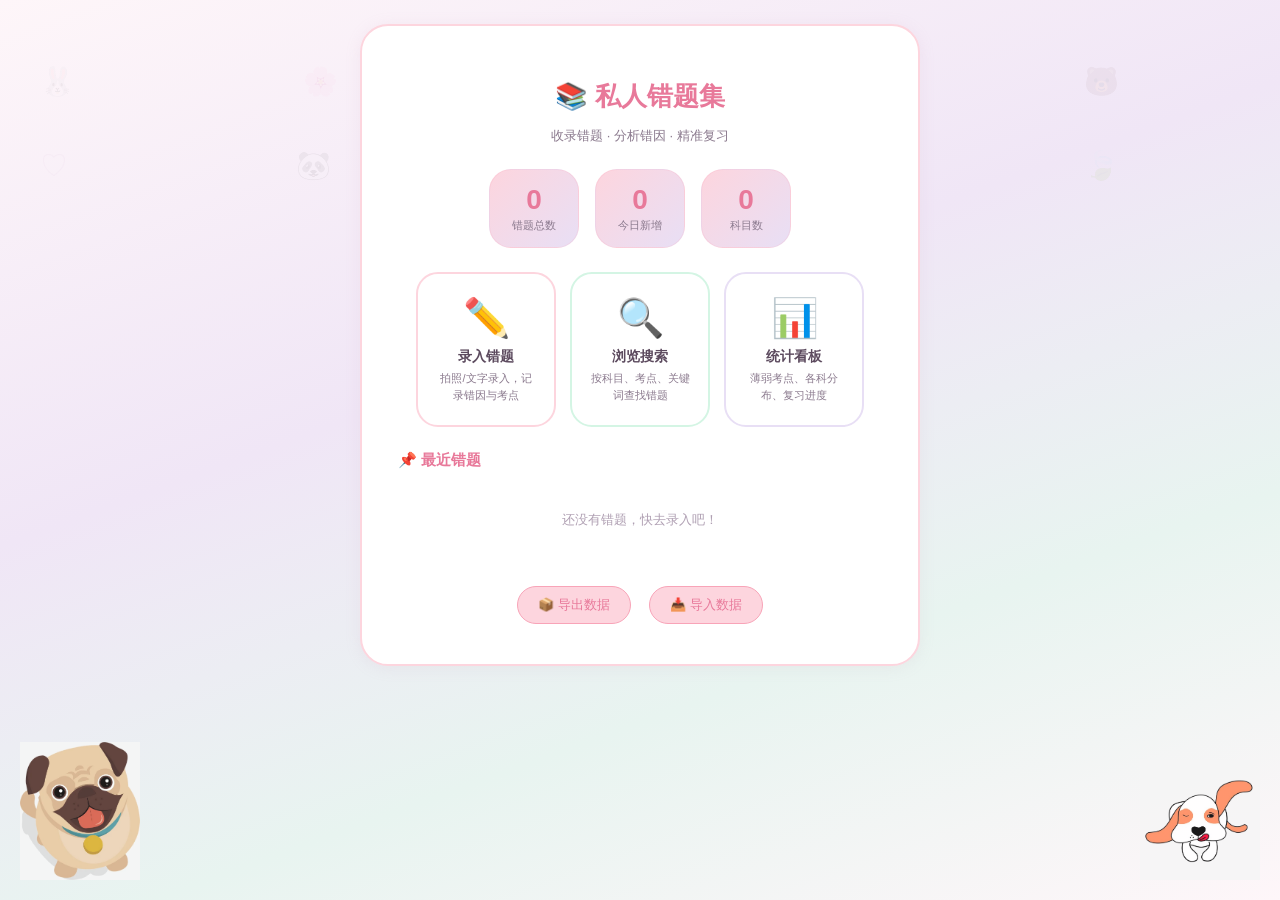
<file: index.html>
<!DOCTYPE html>
<html lang="zh-CN">
<head>
    <meta charset="UTF-8">
    <meta name="viewport" content="width=device-width, initial-scale=1.0">
    <title>私人错题集</title>
    <link rel="stylesheet" href="css/style.css">
    <!-- PWA 配置 -->
    <link rel="manifest" href="manifest.json">
    <meta name="theme-color" content="#f8a4b8">
    <meta name="apple-mobile-web-app-capable" content="yes">
    <meta name="apple-mobile-web-app-status-bar-style" content="default">
    <meta name="apple-mobile-web-app-title" content="错题集">
    <link rel="apple-touch-icon" sizes="180x180" href="static/icons/icon-180.png">
</head>
<body>
    <div class="container">
        <h1>📚 私人错题集</h1>
        <p class="subtitle">收录错题 · 分析错因 · 精准复习</p>

        <!-- 快捷统计 -->
        <div class="quick-stats" id="quickStats">
            <div class="quick-stat">
                <span class="quick-stat-num" id="totalCount">0</span>
                <span class="quick-stat-label">错题总数</span>
            </div>
            <div class="quick-stat">
                <span class="quick-stat-num" id="todayCount">0</span>
                <span class="quick-stat-label">今日新增</span>
            </div>
            <div class="quick-stat">
                <span class="quick-stat-num" id="subjectCount">0</span>
                <span class="quick-stat-label">科目数</span>
            </div>
        </div>

        <!-- 功能卡片区域 -->
        <div class="features">
            <div class="feature-card" data-page="share.html">
                <div class="feature-icon">✏️</div>
                <h3>录入错题</h3>
                <p>拍照/文字录入，记录错因与考点</p>
            </div>
            <div class="feature-card" data-page="search.html">
                <div class="feature-icon">🔍</div>
                <h3>浏览搜索</h3>
                <p>按科目、考点、关键词查找错题</p>
            </div>
            <div class="feature-card" data-page="stats.html">
                <div class="feature-icon">📊</div>
                <h3>统计看板</h3>
                <p>薄弱考点、各科分布、复习进度</p>
            </div>
        </div>

        <!-- 最近错题预览 -->
        <div class="recent-section">
            <h3>📌 最近错题</h3>
            <div id="recentErrors" class="recent-list">
                <p class="tip">还没有错题，快去录入吧！</p>
            </div>
        </div>

        <!-- 数据管理 -->
        <div class="data-actions">
            <button class="btn-secondary" id="exportBtn">📦 导出数据</button>
            <button class="btn-secondary" id="importBtn">📥 导入数据</button>
            <input type="file" id="importFile" accept=".json" style="display:none">
        </div>
    </div>

    <!-- 可爱的小狗装饰 -->
    <img src="static/dogs/dog1.png" alt="cute dog" class="dog-decoration dog-bottom-right">
    <img src="static/dogs/dog3.png" alt="cute dog" class="dog-decoration dog-bottom-left">

    <script src="js/main.js"></script>
    
    <!-- 注册 Service Worker -->
    <script>
    if ('serviceWorker' in navigator) {
        navigator.serviceWorker.register('sw.js')
            .then(reg => console.log('Service Worker 注册成功'))
            .catch(err => console.log('Service Worker 注册失败', err));
    }
    </script>
</body>
</html>
</file>
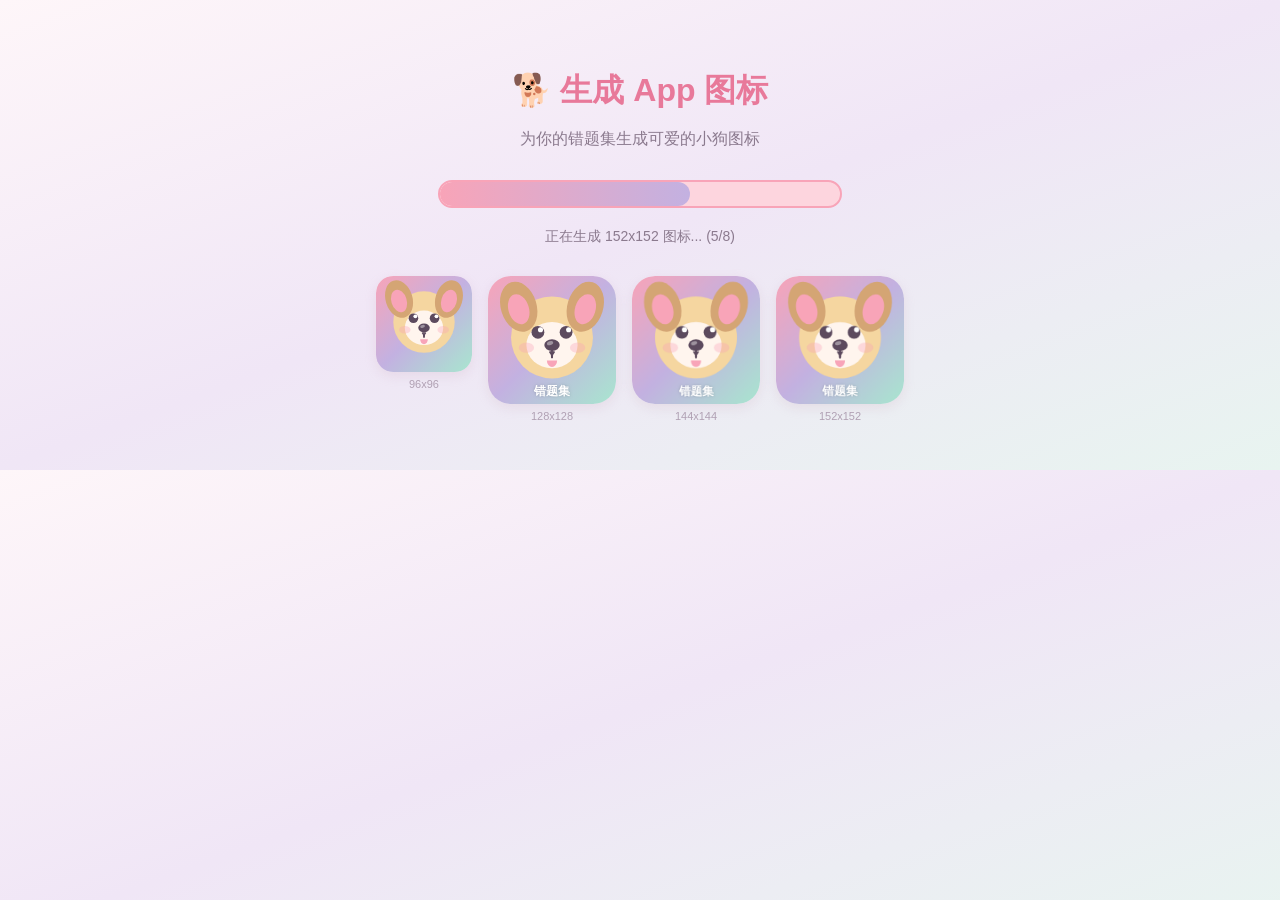
<file: generate-icons.html>
<!DOCTYPE html>
<html>
<head>
    <meta charset="UTF-8">
    <title>生成 App 图标</title>
    <style>
        body {
            font-family: 'Microsoft YaHei', sans-serif;
            background: linear-gradient(160deg, #fef6f9, #f0e6f6, #e8f4f0);
            padding: 40px;
            text-align: center;
            color: #5c4a5e;
        }
        h1 { color: #e8799a; margin-bottom: 8px; }
        .subtitle { color: #8b7a8e; margin-bottom: 30px; }
        .progress-bar {
            width: 400px;
            max-width: 90%;
            height: 24px;
            background: #fdd5de;
            border-radius: 50px;
            margin: 20px auto;
            overflow: hidden;
            border: 2px solid #f8a4b8;
        }
        .progress-fill {
            height: 100%;
            background: linear-gradient(90deg, #f8a4b8, #c3b1e1);
            border-radius: 50px;
            transition: width 0.3s;
            width: 0%;
        }
        .status { font-size: 14px; color: #8b7a8e; margin: 10px 0; }
        .icons-grid {
            display: flex;
            flex-wrap: wrap;
            gap: 16px;
            justify-content: center;
            margin-top: 30px;
        }
        .icon-item {
            display: flex;
            flex-direction: column;
            align-items: center;
            gap: 6px;
        }
        .icon-item canvas {
            border-radius: 18%;
            box-shadow: 0 4px 12px rgba(200,160,180,0.2);
        }
        .icon-label { font-size: 11px; color: #b0a0b3; }
        .download-btn {
            display: inline-block;
            margin-top: 30px;
            padding: 14px 40px;
            background: linear-gradient(135deg, #f8a4b8, #c3b1e1);
            color: white;
            border: none;
            border-radius: 50px;
            font-size: 16px;
            font-weight: 600;
            cursor: pointer;
            box-shadow: 0 4px 15px rgba(248,164,184,0.3);
            text-decoration: none;
            transition: all 0.2s;
        }
        .download-btn:hover {
            transform: translateY(-2px);
            box-shadow: 0 6px 20px rgba(248,164,184,0.4);
        }
        .done-msg {
            display: none;
            margin-top: 20px;
            padding: 16px 24px;
            background: #d4f5e4;
            border: 2px solid #a8e6cf;
            border-radius: 12px;
            color: #047857;
            font-size: 14px;
            font-weight: 500;
        }
        .tip {
            margin-top: 20px;
            padding: 14px 20px;
            background: #fff5d4;
            border: 2px solid #ffeaa7;
            border-radius: 12px;
            color: #b8860b;
            font-size: 13px;
            text-align: left;
            max-width: 500px;
            margin-left: auto;
            margin-right: auto;
        }
    </style>
</head>
<body>
    <h1>🐕 生成 App 图标</h1>
    <p class="subtitle">为你的错题集生成可爱的小狗图标</p>

    <div class="progress-bar">
        <div class="progress-fill" id="progressFill"></div>
    </div>
    <div class="status" id="status">准备生成中...</div>

    <div class="icons-grid" id="iconsGrid"></div>

    <div class="done-msg" id="doneMsg">
        ✅ 所有图标生成完成！点击下方按钮下载全部图标
    </div>

    <a class="download-btn" id="downloadAllBtn" style="display:none" onclick="downloadAll()">📥 下载全部图标到 icons 文件夹</a>

    <div class="tip" id="tipBox" style="display:none">
        <strong>📁 下载后怎么放？</strong><br>
        把下载的图标文件放到项目目录：<br>
        <code>D:\迅雷云盘\APP开发\index.html\static\icons\</code><br>
        确保文件名和下面一致即可。
    </div>

    <script>
    const sizes = [72, 96, 128, 144, 152, 192, 384, 512];
    const generatedFiles = [];

    function drawDogIcon(ctx, size) {
        // 粉色渐变圆角背景
        const gradient = ctx.createLinearGradient(0, 0, size, size);
        gradient.addColorStop(0, '#f8a4b8');
        gradient.addColorStop(0.5, '#c3b1e1');
        gradient.addColorStop(1, '#a8e6cf');
        
        const r = size * 0.18;
        ctx.beginPath();
        ctx.moveTo(r, 0);
        ctx.lineTo(size - r, 0);
        ctx.quadraticCurveTo(size, 0, size, r);
        ctx.lineTo(size, size - r);
        ctx.quadraticCurveTo(size, size, size - r, size);
        ctx.lineTo(r, size);
        ctx.quadraticCurveTo(0, size, 0, size - r);
        ctx.lineTo(0, r);
        ctx.quadraticCurveTo(0, 0, r, 0);
        ctx.closePath();
        ctx.fillStyle = gradient;
        ctx.fill();

        const cx = size / 2;
        const cy = size / 2;
        const s = size / 100; // 缩放因子

        // 画一个可爱的小狗脸
        // 头部（大圆）
        ctx.fillStyle = '#f5d6a0';
        ctx.beginPath();
        ctx.arc(cx, cy - 2 * s, 32 * s, 0, Math.PI * 2);
        ctx.fill();

        // 耳朵（左）
        ctx.fillStyle = '#d4a574';
        ctx.beginPath();
        ctx.ellipse(cx - 26 * s, cy - 26 * s, 14 * s, 20 * s, -0.3, 0, Math.PI * 2);
        ctx.fill();

        // 耳朵（右）
        ctx.beginPath();
        ctx.ellipse(cx + 26 * s, cy - 26 * s, 14 * s, 20 * s, 0.3, 0, Math.PI * 2);
        ctx.fill();

        // 耳朵内侧（左）
        ctx.fillStyle = '#f8a4b8';
        ctx.beginPath();
        ctx.ellipse(cx - 26 * s, cy - 24 * s, 8 * s, 12 * s, -0.3, 0, Math.PI * 2);
        ctx.fill();

        // 耳朵内侧（右）
        ctx.beginPath();
        ctx.ellipse(cx + 26 * s, cy - 24 * s, 8 * s, 12 * s, 0.3, 0, Math.PI * 2);
        ctx.fill();

        // 脸部白色区域
        ctx.fillStyle = '#fff5ee';
        ctx.beginPath();
        ctx.ellipse(cx, cy + 4 * s, 20 * s, 18 * s, 0, 0, Math.PI * 2);
        ctx.fill();

        // 眼睛（左）
        ctx.fillStyle = '#5c4a5e';
        ctx.beginPath();
        ctx.arc(cx - 11 * s, cy - 6 * s, 5 * s, 0, Math.PI * 2);
        ctx.fill();

        // 眼睛高光（左）
        ctx.fillStyle = 'white';
        ctx.beginPath();
        ctx.arc(cx - 9 * s, cy - 8 * s, 2 * s, 0, Math.PI * 2);
        ctx.fill();

        // 眼睛（右）
        ctx.fillStyle = '#5c4a5e';
        ctx.beginPath();
        ctx.arc(cx + 11 * s, cy - 6 * s, 5 * s, 0, Math.PI * 2);
        ctx.fill();

        // 眼睛高光（右）
        ctx.fillStyle = 'white';
        ctx.beginPath();
        ctx.arc(cx + 13 * s, cy - 8 * s, 2 * s, 0, Math.PI * 2);
        ctx.fill();

        // 鼻子
        ctx.fillStyle = '#5c4a5e';
        ctx.beginPath();
        ctx.ellipse(cx, cy + 4 * s, 6 * s, 4.5 * s, 0, 0, Math.PI * 2);
        ctx.fill();

        // 鼻子高光
        ctx.fillStyle = 'rgba(255,255,255,0.4)';
        ctx.beginPath();
        ctx.ellipse(cx - 1.5 * s, cy + 2.5 * s, 2.5 * s, 1.5 * s, -0.3, 0, Math.PI * 2);
        ctx.fill();

        // 嘴巴
        ctx.strokeStyle = '#5c4a5e';
        ctx.lineWidth = 1.5 * s;
        ctx.lineCap = 'round';
        ctx.beginPath();
        ctx.moveTo(cx, cy + 8 * s);
        ctx.lineTo(cx, cy + 12 * s);
        ctx.stroke();
        ctx.beginPath();
        ctx.arc(cx - 5 * s, cy + 13 * s, 5 * s, -0.8, 0.1);
        ctx.stroke();
        ctx.beginPath();
        ctx.arc(cx + 5 * s, cy + 13 * s, 5 * s, Math.PI - 0.1, Math.PI + 0.8);
        ctx.stroke();

        // 舌头
        ctx.fillStyle = '#f8a4b8';
        ctx.beginPath();
        ctx.ellipse(cx, cy + 16 * s, 4 * s, 5 * s, 0, 0, Math.PI);
        ctx.fill();

        // 腮红（左）
        ctx.fillStyle = 'rgba(248, 164, 184, 0.35)';
        ctx.beginPath();
        ctx.ellipse(cx - 20 * s, cy + 6 * s, 6 * s, 4 * s, 0, 0, Math.PI * 2);
        ctx.fill();

        // 腮红（右）
        ctx.beginPath();
        ctx.ellipse(cx + 20 * s, cy + 6 * s, 6 * s, 4 * s, 0, 0, Math.PI * 2);
        ctx.fill();

        // 底部文字
        if (size >= 128) {
            ctx.fillStyle = 'white';
            ctx.font = `bold ${Math.round(size * 0.09)}px "Microsoft YaHei", sans-serif`;
            ctx.textAlign = 'center';
            ctx.shadowColor = 'rgba(0,0,0,0.2)';
            ctx.shadowBlur = 3;
            ctx.fillText('错题集', cx, size - size * 0.07);
            ctx.shadowBlur = 0;
        }
    }

    async function generateAll() {
        const grid = document.getElementById('iconsGrid');
        const progressFill = document.getElementById('progressFill');
        const status = document.getElementById('status');

        for (let i = 0; i < sizes.length; i++) {
            const size = sizes[i];
            status.textContent = `正在生成 ${size}x${size} 图标... (${i + 1}/${sizes.length})`;
            progressFill.style.width = ((i + 1) / sizes.length * 100) + '%';

            const canvas = document.createElement('canvas');
            canvas.width = size;
            canvas.height = size;
            const ctx = canvas.getContext('2d');
            drawDogIcon(ctx, size);

            // 显示预览（只显示较大的几个）
            if (size >= 96) {
                const preview = document.createElement('canvas');
                const previewSize = Math.min(size, 128);
                preview.width = previewSize;
                preview.height = previewSize;
                preview.getContext('2d').drawImage(canvas, 0, 0, previewSize, previewSize);

                const item = document.createElement('div');
                item.className = 'icon-item';
                item.appendChild(preview);
                const label = document.createElement('span');
                label.className = 'icon-label';
                label.textContent = `${size}x${size}`;
                item.appendChild(label);
                grid.appendChild(item);
            }

            // 保存数据
            generatedFiles.push({
                name: `icon-${size}.png`,
                data: canvas.toDataURL('image/png'),
                size: size
            });

            // 让 UI 更新
            await new Promise(r => setTimeout(r, 200));
        }

        status.textContent = '✅ 全部生成完成！';
        document.getElementById('doneMsg').style.display = 'block';
        document.getElementById('downloadAllBtn').style.display = 'inline-block';
        document.getElementById('tipBox').style.display = 'block';
    }

    function downloadAll() {
        generatedFiles.forEach((file, i) => {
            setTimeout(() => {
                const a = document.createElement('a');
                a.href = file.data;
                a.download = file.name;
                a.click();
            }, i * 400);
        });
    }

    generateAll();
    </script>
</body>
</html>
</file>
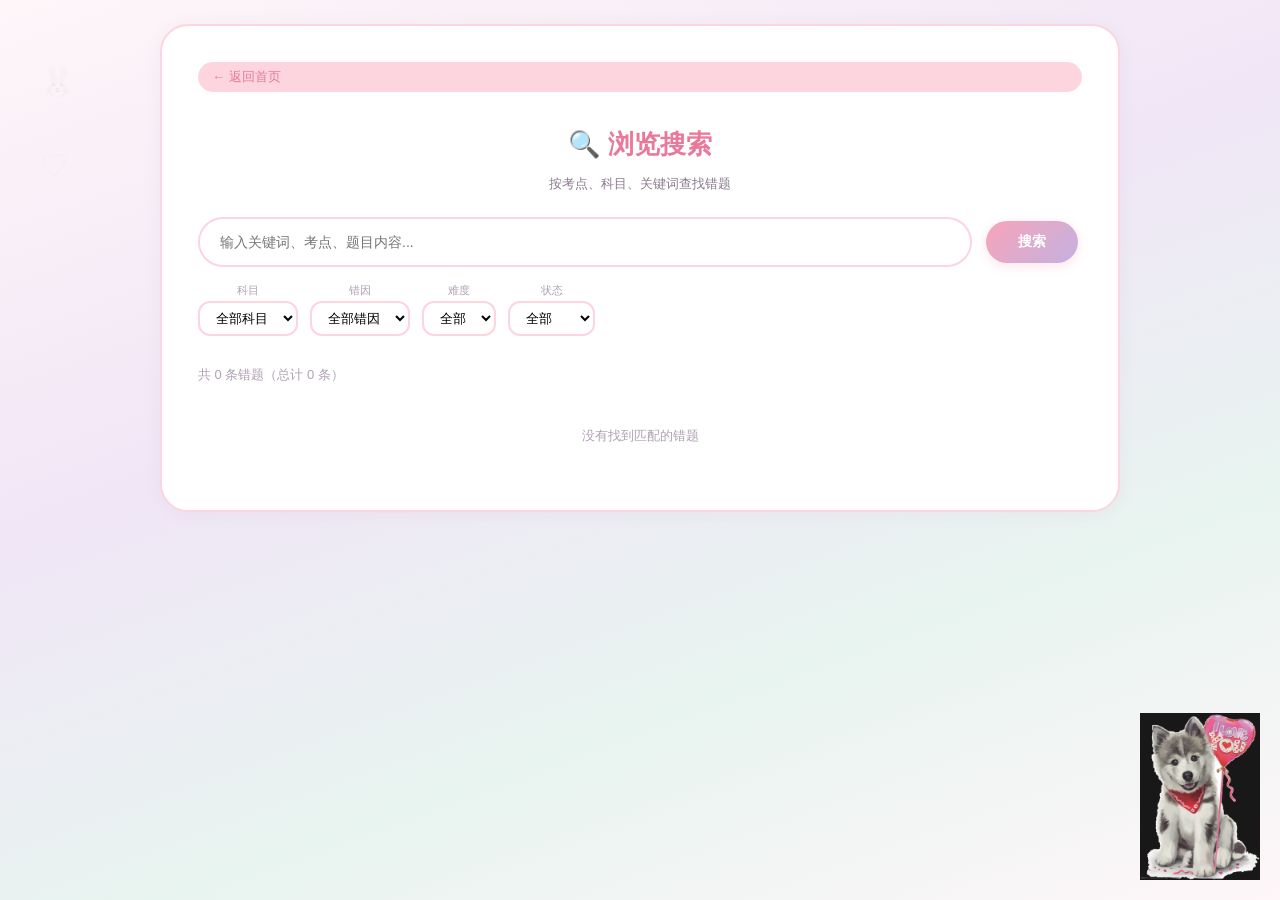
<file: search.html>
<!DOCTYPE html>
<html lang="zh-CN">
<head>
    <meta charset="UTF-8">
    <meta name="viewport" content="width=device-width, initial-scale=1.0">
    <title>浏览搜索 - 私人错题集</title>
    <link rel="stylesheet" href="css/style.css">
    <!-- PWA 配置 -->
    <link rel="manifest" href="manifest.json">
    <meta name="theme-color" content="#f8a4b8">
    <meta name="apple-mobile-web-app-capable" content="yes">
    <meta name="apple-mobile-web-app-status-bar-style" content="default">
    <meta name="apple-mobile-web-app-title" content="错题集">
    <link rel="apple-touch-icon" sizes="180x180" href="static/icons/icon-180.png">
</head>
<body>
    <div class="container container-wide">
        <a href="index.html" class="back-btn">← 返回首页</a>

        <h1>🔍 浏览搜索</h1>
        <p class="subtitle">按考点、科目、关键词查找错题</p>

        <!-- 搜索与筛选 -->
        <div class="search-bar">
            <input type="text" id="searchInput" placeholder="输入关键词、考点、题目内容...">
            <button class="btn" id="searchBtn">搜索</button>
        </div>

        <div class="filter-row">
            <div class="filter-group">
                <label>科目</label>
                <select id="filterSubject"><option value="">全部</option></select>
            </div>
            <div class="filter-group">
                <label>错因</label>
                <select id="filterReason"><option value="">全部</option></select>
            </div>
            <div class="filter-group">
                <label>难度</label>
                <select id="filterDifficulty">
                    <option value="">全部</option>
                    <option value="简单">简单</option>
                    <option value="中等">中等</option>
                    <option value="困难">困难</option>
                </select>
            </div>
            <div class="filter-group">
                <label>状态</label>
                <select id="filterStatus">
                    <option value="">全部</option>
                    <option value="未掌握">未掌握</option>
                    <option value="已掌握">已掌握</option>
                </select>
            </div>
        </div>

        <!-- 标签筛选 -->
        <div class="filter-tags" id="filterTags">
            <span class="filter-tags-label">标签：</span>
        </div>

        <!-- 结果计数 -->
        <div class="result-count" id="resultCount"></div>

        <!-- 错题卡片列表 -->
        <div class="error-cards" id="errorCards">
            <p class="tip">加载中...</p>
        </div>
    </div>

    <!-- 详情弹窗 -->
    <div class="modal-overlay" id="modalOverlay">
        <div class="modal-content" id="modalContent"></div>
    </div>

    <!-- 可爱的小狗装饰 -->
    <img src="static/dogs/dog4.png" alt="cute dog" class="dog-decoration dog-bottom-right">

    <script src="js/search.js"></script>
    
    <!-- 注册 Service Worker -->
    <script>
    if ('serviceWorker' in navigator) {
        navigator.serviceWorker.register('sw.js')
            .then(reg => console.log('Service Worker 注册成功'))
            .catch(err => console.log('Service Worker 注册失败', err));
    }
    </script>
</body>
</html>
</file>
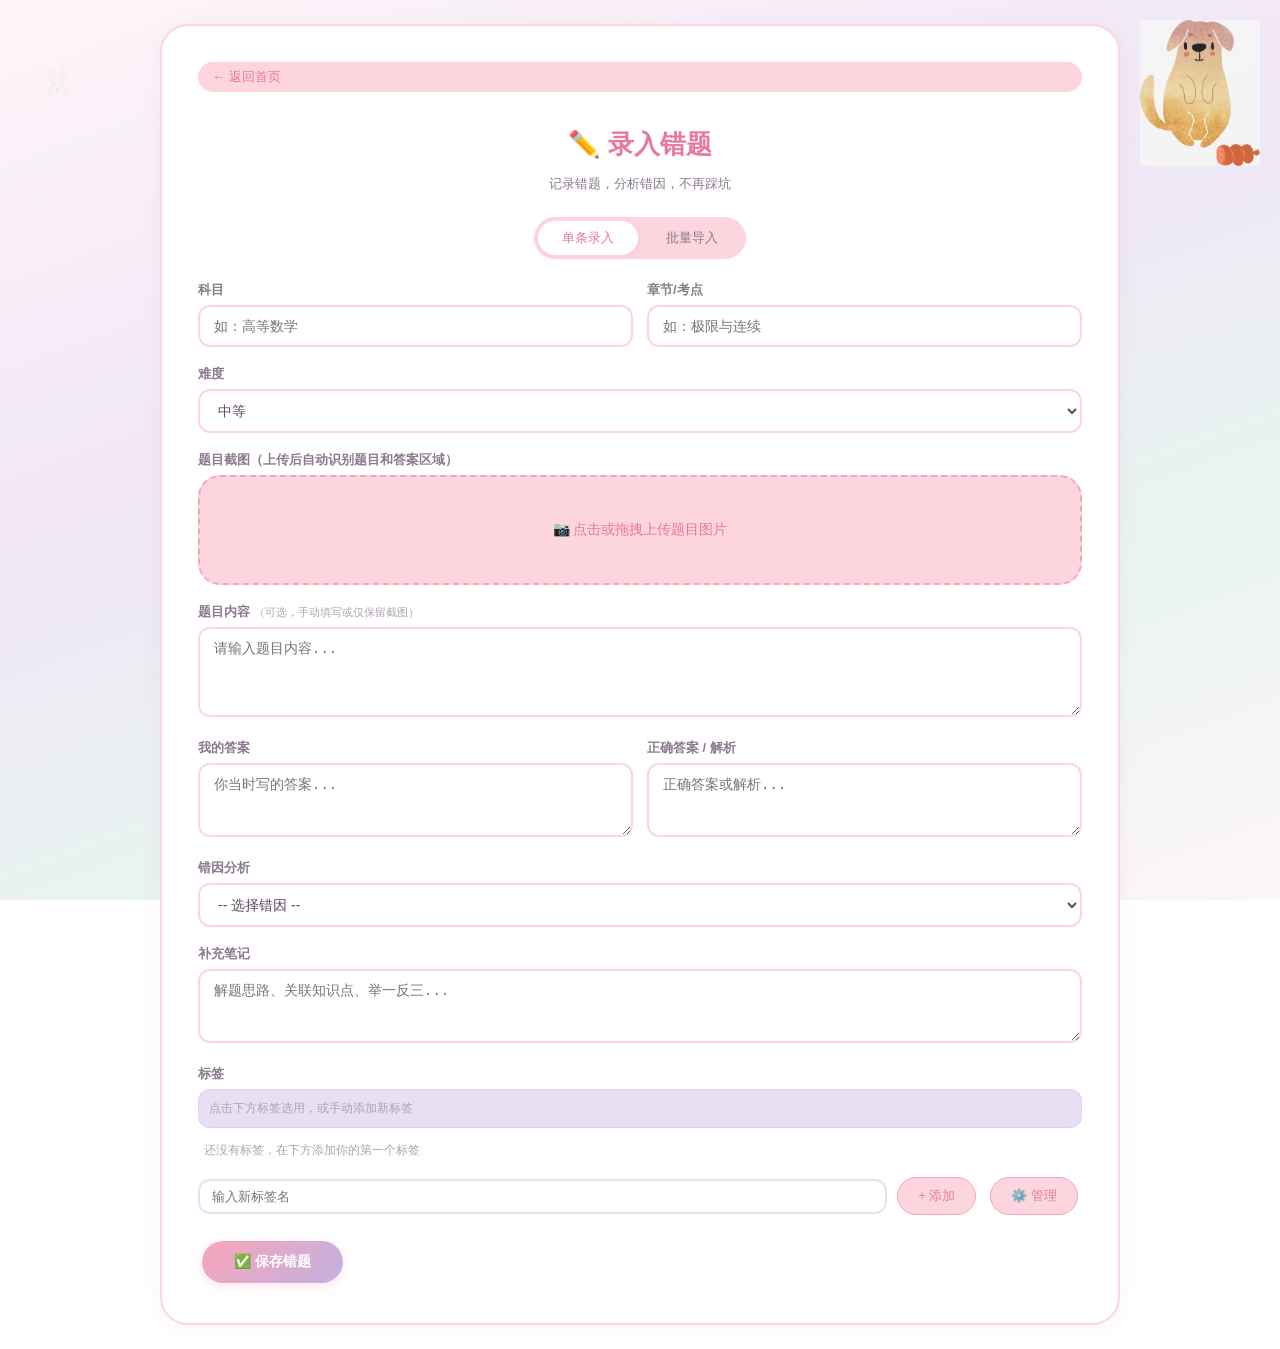
<file: share.html>
<!DOCTYPE html>
<html lang="zh-CN">
<head>
    <meta charset="UTF-8">
    <meta name="viewport" content="width=device-width, initial-scale=1.0">
    <title>录入错题 - 私人错题集</title>
    <link rel="stylesheet" href="css/style.css">
    <!-- PWA 配置 -->
    <link rel="manifest" href="manifest.json">
    <meta name="theme-color" content="#f8a4b8">
    <meta name="apple-mobile-web-app-capable" content="yes">
    <meta name="apple-mobile-web-app-status-bar-style" content="default">
    <meta name="apple-mobile-web-app-title" content="错题集">
    <link rel="apple-touch-icon" sizes="180x180" href="static/icons/icon-180.png">
</head>
<body>
    <div class="container container-wide">
        <a href="index.html" class="back-btn">← 返回首页</a>

        <h1>✏️ 录入错题</h1>
        <p class="subtitle">记录错题，分析错因，不再踩坑</p>

        <!-- 录入模式切换 -->
        <div class="mode-tabs">
            <button class="mode-tab active" data-mode="single">单条录入</button>
            <button class="mode-tab" data-mode="batch">批量导入</button>
        </div>

        <!-- 单条录入表单 -->
        <form class="share-form" id="shareForm">
            <div class="form-row">
                <div class="form-group">
                    <label for="subject">科目</label>
                    <input type="text" id="subject" placeholder="如：高等数学" list="subjectList" required>
                    <datalist id="subjectList"></datalist>
                </div>
                <div class="form-group">
                    <label for="chapter">章节/考点</label>
                    <input type="text" id="chapter" placeholder="如：极限与连续" list="chapterList">
                    <datalist id="chapterList"></datalist>
                </div>
            </div>

            <div class="form-group">
                <label for="difficulty">难度</label>
                <select id="difficulty">
                    <option value="简单">简单</option>
                    <option value="中等" selected>中等</option>
                    <option value="困难">困难</option>
                </select>
            </div>

            <!-- 图片上传 + 自动分析 -->
            <div class="form-group">
                <label>题目截图（上传后自动识别题目和答案区域）</label>
                <div class="image-upload-area" id="imageUploadArea">
                    <p>📷 点击或拖拽上传题目图片</p>
                    <input type="file" id="questionImage" accept="image/*" style="display:none">
                </div>

                <!-- 分析状态 -->
                <div class="auto-status" id="autoStatus" style="display:none"></div>

                <!-- 原图预览（可点击放大） -->
                <div class="image-preview-wrap" id="imagePreviewWrap" style="display:none">
                    <img class="image-preview-thumb" id="imagePreviewThumb">
                    <div class="image-preview-hint">🔍 点击放大查看原图</div>
                </div>

                <!-- 自动分析结果预览 -->
                <div class="crop-results" id="cropResults" style="display:none">
                    <div class="crop-result" id="cropResultQuestion" style="display:none">
                        <span class="crop-result-label">📝 题目区域（自动识别）</span>
                        <img class="crop-result-img">
                        <button type="button" class="crop-clear-btn" data-target="question">✕</button>
                    </div>
                    <div class="crop-result" id="cropResultAnswer" style="display:none">
                        <span class="crop-result-label">📋 答案/解析区域（自动识别）</span>
                        <img class="crop-result-img">
                        <button type="button" class="crop-clear-btn" data-target="answer">✕</button>
                    </div>
                </div>

                <!-- 手动微调入口 -->
                <div class="manual-adjust-wrap" id="manualAdjustWrap" style="display:none">
                    <button type="button" class="btn-secondary" id="manualAdjustBtn">🔧 自动识别不准？手动裁剪</button>
                    <button type="button" class="btn-secondary" id="autoResetBtn">↩️ 重新上传</button>
                </div>

                <!-- 手动裁剪画布（默认隐藏） -->
                <div class="crop-toolbar" id="cropToolbar" style="display:none">
                    <span class="crop-hint" id="cropHintText">👆 在图片上拖拽框选</span>
                    <button type="button" class="crop-mode-btn active" data-crop="question">📝 框选题目</button>
                    <button type="button" class="crop-mode-btn" data-crop="answer">📋 框选答案</button>
                    <button type="button" class="btn-secondary" id="cropResetBtn">↩️ 重置</button>
                </div>
                <div class="crop-canvas-wrap" id="cropCanvasWrap" style="display:none">
                    <canvas id="cropCanvas"></canvas>
                    <div class="crop-rect" id="cropRect" style="display:none"></div>
                </div>
            </div>

            <div class="form-group">
                <label for="question">题目内容 <span class="optional">（可选，手动填写或仅保留截图）</span></label>
                <textarea id="question" rows="4" placeholder="请输入题目内容..."></textarea>
            </div>

            <div class="form-row">
                <div class="form-group">
                    <label for="myAnswer">我的答案</label>
                    <textarea id="myAnswer" rows="3" placeholder="你当时写的答案..."></textarea>
                </div>
                <div class="form-group">
                    <label for="correctAnswer">正确答案 / 解析</label>
                    <textarea id="correctAnswer" rows="3" placeholder="正确答案或解析..."></textarea>
                </div>
            </div>

            <div class="form-group">
                <label for="errorReason">错因分析</label>
                <select id="errorReason">
                    <option value="">-- 选择错因 --</option>
                    <option value="概念不清">概念不清</option>
                    <option value="计算失误">计算失误</option>
                    <option value="审题不清">审题不清</option>
                    <option value="方法错误">方法错误</option>
                    <option value="知识遗忘">知识遗忘</option>
                    <option value="粗心大意">粗心大意</option>
                    <option value="题型陌生">题型陌生</option>
                    <option value="其他">其他</option>
                </select>
            </div>

            <div class="form-group">
                <label for="notes">补充笔记</label>
                <textarea id="notes" rows="3" placeholder="解题思路、关联知识点、举一反三..."></textarea>
            </div>

            <!-- 自定义标签系统 -->
            <div class="form-group">
                <label>标签</label>
                <div class="tag-system">
                    <!-- 已选标签展示区 -->
                    <div class="tag-selected" id="tagSelected"></div>
                    <!-- 可选标签池 -->
                    <div class="tag-pool" id="tagPool"></div>
                    <!-- 新增标签 -->
                    <div class="tag-input-row">
                        <input type="text" id="tagNewInput" placeholder="输入新标签名">
                        <button type="button" class="btn-secondary" id="tagAddBtn">+ 添加</button>
                        <button type="button" class="btn-secondary" id="tagManageBtn">⚙️ 管理</button>
                    </div>
                    <!-- 管理面板 -->
                    <div class="tag-manage-panel" id="tagManagePanel" style="display:none">
                        <p class="tag-manage-hint">点击 ✕ 删除标签（仅从库中移除，不影响已保存的错题）</p>
                        <div class="tag-manage-list" id="tagManageList"></div>
                    </div>
                </div>
            </div>

            <button type="submit" class="btn">✅ 保存错题</button>
        </form>

        <!-- 批量导入 -->
        <form class="share-form" id="batchForm" style="display:none">
            <div class="form-group">
                <label for="batchInput">批量粘贴（CSV 格式）</label>
                <p class="format-hint">格式：科目,章节,题目,我的答案,正确答案,错因,难度</p>
                <textarea id="batchInput" rows="10" placeholder="高等数学,极限,求lim(x→0) sinx/x,0,1,概念不清,中等
线性代数,矩阵,求逆矩阵,算错了,正确结果,计算失误,简单"></textarea>
            </div>
            <button type="button" class="btn" id="batchImportBtn">📥 批量导入</button>
        </form>
    </div>

    <!-- 可爱的小狗装饰 -->
    <img src="static/dogs/dog2.png" alt="cute dog" class="dog-decoration dog-top-right">

    <script src="js/share.js"></script>
    
    <!-- 注册 Service Worker -->
    <script>
    if ('serviceWorker' in navigator) {
        navigator.serviceWorker.register('sw.js')
            .then(reg => console.log('Service Worker 注册成功'))
            .catch(err => console.log('Service Worker 注册失败', err));
    }
    </script>
</body>
</html>
</file>
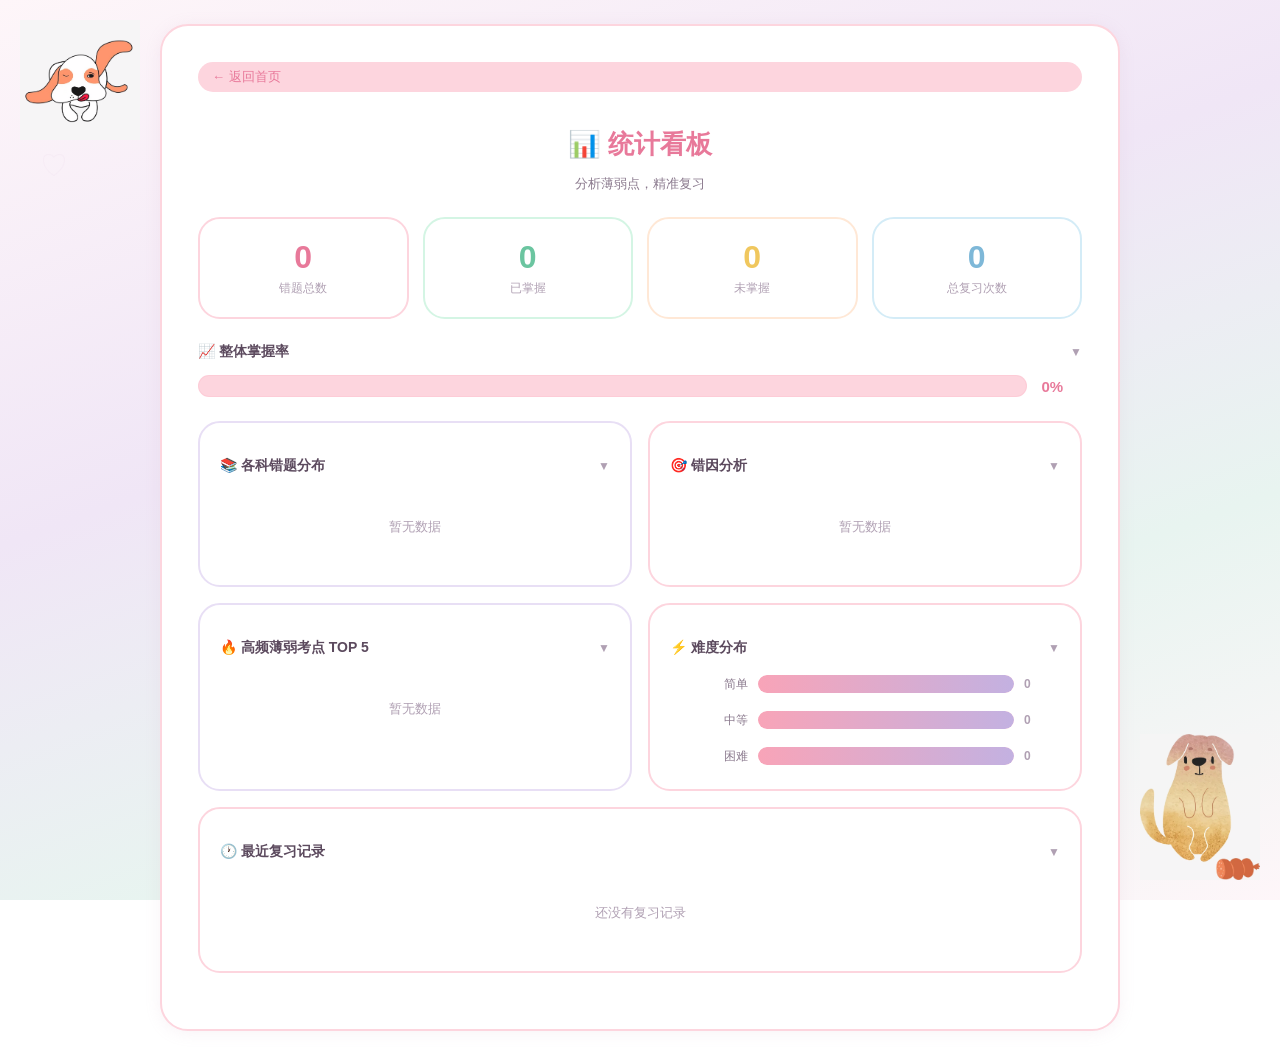
<file: stats.html>
<!DOCTYPE html>
<html lang="zh-CN">
<head>
    <meta charset="UTF-8">
    <meta name="viewport" content="width=device-width, initial-scale=1.0">
    <title>统计看板 - 私人错题集</title>
    <link rel="stylesheet" href="css/style.css">
    <!-- PWA 配置 -->
    <link rel="manifest" href="manifest.json">
    <meta name="theme-color" content="#f8a4b8">
    <meta name="apple-mobile-web-app-capable" content="yes">
    <meta name="apple-mobile-web-app-status-bar-style" content="default">
    <meta name="apple-mobile-web-app-title" content="错题集">
    <link rel="apple-touch-icon" sizes="180x180" href="static/icons/icon-180.png">
</head>
<body>
    <div class="container container-wide">
        <a href="index.html" class="back-btn">← 返回首页</a>

        <h1>📊 统计看板</h1>
        <p class="subtitle">分析薄弱点，精准复习</p>

        <!-- 总览卡片 -->
        <div class="stats-grid">
            <div class="stat-card stat-primary stat-clickable" data-stat="total">
                <div class="stat-number" id="statTotal">0</div>
                <div class="stat-label">错题总数</div>
            </div>
            <div class="stat-card stat-success stat-clickable" data-stat="mastered">
                <div class="stat-number" id="statMastered">0</div>
                <div class="stat-label">已掌握</div>
            </div>
            <div class="stat-card stat-warning stat-clickable" data-stat="unmastered">
                <div class="stat-number" id="statUnmastered">0</div>
                <div class="stat-label">未掌握</div>
            </div>
            <div class="stat-card stat-info stat-clickable" data-stat="review">
                <div class="stat-number" id="statReview">0</div>
                <div class="stat-label">总复习次数</div>
            </div>
        </div>

        <!-- 掌握率进度条 -->
        <div class="progress-section collapsible">
            <h3 class="collapse-header" data-target="progressContent">📈 整体掌握率 <span class="collapse-icon">▼</span></h3>
            <div class="collapse-body" id="progressContent">
                <div class="progress-bar-wrap">
                    <div class="progress-bar" id="progressBar" style="width:0%"></div>
                </div>
                <span class="progress-text" id="progressText">0%</span>
            </div>
        </div>

        <div class="charts-row">
            <!-- 科目分布 -->
            <div class="chart-card collapsible">
                <h3 class="collapse-header" data-target="subjectChart">📚 各科错题分布 <span class="collapse-icon">▼</span></h3>
                <div class="collapse-body chart-list" id="subjectChart"></div>
            </div>

            <!-- 错因分布 -->
            <div class="chart-card collapsible">
                <h3 class="collapse-header" data-target="reasonChart">🎯 错因分析 <span class="collapse-icon">▼</span></h3>
                <div class="collapse-body chart-list" id="reasonChart"></div>
            </div>
        </div>

        <div class="charts-row">
            <!-- 高频考点 TOP 5 -->
            <div class="chart-card collapsible">
                <h3 class="collapse-header" data-target="topChapters">🔥 高频薄弱考点 TOP 5 <span class="collapse-icon">▼</span></h3>
                <div class="collapse-body chart-list" id="topChapters"></div>
            </div>

            <!-- 难度分布 -->
            <div class="chart-card collapsible">
                <h3 class="collapse-header" data-target="difficultyChart">⚡ 难度分布 <span class="collapse-icon">▼</span></h3>
                <div class="collapse-body chart-list" id="difficultyChart"></div>
            </div>
        </div>

        <!-- 最近复习动态 -->
        <div class="chart-card full-width collapsible">
            <h3 class="collapse-header" data-target="recentReviews">🕐 最近复习记录 <span class="collapse-icon">▼</span></h3>
            <div class="collapse-body review-list" id="recentReviews"></div>
        </div>
    </div>

    <!-- 错题列表弹窗 -->
    <div class="stat-modal-overlay" id="statModalOverlay">
        <div class="stat-modal-content">
            <div class="stat-modal-header">
                <h3 id="statModalTitle">错题列表</h3>
                <button class="stat-modal-close" id="statModalClose">✕</button>
            </div>
            <div class="stat-modal-body" id="statModalBody"></div>
        </div>
    </div>

    <!-- 可爱的小狗装饰 -->
    <img src="static/dogs/dog1.png" alt="cute dog" class="dog-decoration dog-top-left">
    <img src="static/dogs/dog2.png" alt="cute dog" class="dog-decoration dog-bottom-right">

    <script src="js/stats.js"></script>
    
    <!-- 注册 Service Worker -->
    <script>
    if ('serviceWorker' in navigator) {
        navigator.serviceWorker.register('sw.js')
            .then(reg => console.log('Service Worker 注册成功'))
            .catch(err => console.log('Service Worker 注册失败', err));
    }
    </script>
</body>
</html>
</file>
<file: css/style.css>
/* ========================================================
   私人错题集 - 小清新可爱风格
   配色：马卡龙粉 + 薄荷绿 + 淡紫 + 暖黄
   ======================================================== */

* { box-sizing: border-box; }

:root {
    --pink: #f8a4b8;
    --pink-light: #fdd5de;
    --pink-dark: #e8799a;
    --mint: #a8e6cf;
    --mint-light: #d4f5e4;
    --mint-dark: #6bc5a0;
    --lavender: #c3b1e1;
    --lavender-light: #e8dff5;
    --lavender-dark: #9b7fc9;
    --peach: #ffd3b6;
    --peach-light: #ffe8d6;
    --yellow: #ffeaa7;
    --yellow-light: #fff5d4;
    --yellow-dark: #f0c75e;
    --sky: #a8d8ea;
    --sky-light: #d4ecf7;
    --bg: #fef6f9;
    --bg-gradient: linear-gradient(160deg, #fef6f9 0%, #f0e6f6 40%, #e8f4f0 70%, #fef6f9 100%);
    --card-bg: #ffffff;
    --shadow-soft: 0 2px 16px rgba(200, 160, 180, 0.12);
    --shadow-hover: 0 6px 24px rgba(200, 160, 180, 0.2);
    --radius-sm: 12px;
    --radius-md: 16px;
    --radius-lg: 22px;
    --radius-xl: 28px;
    --text: #5c4a5e;
    --text-light: #8b7a8e;
    --text-muted: #b0a0b3;
    --success: #6bc5a0;
    --warning: #f0c75e;
    --danger: #e8799a;
    --info: #7eb8d8;
}

body {
    font-family: 'Segoe UI', 'PingFang SC', 'Microsoft YaHei', 'Noto Sans SC', sans-serif;
    margin: 0;
    padding: 24px;
    background: var(--bg-gradient);
    background-attachment: fixed;
    min-height: 100vh;
    color: var(--text);
    -webkit-font-smoothing: antialiased;
    position: relative;
}

/* 背景装饰小动物 */
body::before {
    content: '🐰 🌸 🐱 ✿ 🐻 ♡ 🐼 🌷 🦊 🍃';
    position: fixed;
    top: 0; left: 0; right: 0; bottom: 0;
    font-size: 28px;
    line-height: 3;
    letter-spacing: 80px;
    word-spacing: 60px;
    color: rgba(200, 170, 200, 0.06);
    pointer-events: none;
    z-index: 0;
    overflow: hidden;
    padding: 40px;
}

/* ===== 容器 ===== */
.container {
    background: var(--card-bg);
    padding: 36px;
    border-radius: var(--radius-xl);
    box-shadow: var(--shadow-soft);
    border: 2px solid var(--pink-light);
    text-align: center;
    max-width: 560px;
    margin: 0 auto;
    position: relative;
    z-index: 1;
    animation: popIn 0.4s ease;
}
.container-wide {
    max-width: 960px;
}

@keyframes popIn {
    from { opacity: 0; transform: scale(0.96) translateY(10px); }
    to { opacity: 1; transform: scale(1) translateY(0); }
}

/* ===== 标题 ===== */
h1 {
    color: var(--pink-dark);
    margin-bottom: 4px;
    font-size: 26px;
    font-weight: 700;
}
.subtitle {
    color: var(--text-light);
    margin-bottom: 24px;
    font-size: 13px;
}

/* ===== 返回按钮 ===== */
.back-btn {
    display: inline-flex;
    align-items: center;
    gap: 4px;
    color: var(--pink-dark);
    text-decoration: none;
    font-size: 13px;
    font-weight: 500;
    margin-bottom: 18px;
    text-align: left;
    width: 100%;
    padding: 6px 14px;
    border-radius: 50px;
    transition: all 0.2s;
    background: var(--pink-light);
}
.back-btn:hover {
    background: var(--pink);
    color: white;
    text-decoration: none;
    transform: translateX(-3px);
}

/* ===== 按钮 ===== */
.btn {
    background: linear-gradient(135deg, var(--pink) 0%, var(--lavender) 100%);
    color: white;
    border: none;
    padding: 12px 32px;
    font-size: 14px;
    font-weight: 600;
    border-radius: 50px;
    cursor: pointer;
    transition: all 0.3s ease;
    margin: 4px;
    box-shadow: 0 3px 12px rgba(248, 164, 184, 0.3);
}
.btn:hover {
    transform: translateY(-2px) scale(1.02);
    box-shadow: 0 6px 20px rgba(248, 164, 184, 0.4);
}
.btn:active { transform: translateY(0) scale(0.98); }
.btn-secondary {
    background: var(--pink-light);
    color: var(--pink-dark);
    border: 1.5px solid var(--pink);
    padding: 9px 20px;
    font-size: 13px;
    font-weight: 500;
    border-radius: 50px;
    cursor: pointer;
    margin: 4px;
    transition: all 0.2s;
}
.btn-secondary:hover {
    background: var(--pink);
    color: white;
}
.btn-danger {
    background: var(--danger);
    color: white;
    border: none;
    padding: 9px 20px;
    font-size: 13px;
    font-weight: 500;
    border-radius: 50px;
    cursor: pointer;
    margin: 4px;
    transition: all 0.2s;
}
.btn-danger:hover {
    background: #d4607e;
    transform: translateY(-1px);
}
.btn-text {
    background: none;
    border: none;
    color: var(--pink-dark);
    font-size: 13px;
    cursor: pointer;
    text-decoration: underline;
    padding: 0;
}
.btn-text:hover { color: var(--lavender-dark); }

/* ===== 首页 - 快捷统计 ===== */
.quick-stats {
    display: flex;
    justify-content: center;
    gap: 16px;
    margin: 22px 0;
}
.quick-stat {
    display: flex;
    flex-direction: column;
    align-items: center;
    padding: 14px 18px;
    background: linear-gradient(135deg, var(--pink-light), var(--lavender-light));
    border-radius: var(--radius-lg);
    min-width: 90px;
    transition: transform 0.2s;
    border: 1.5px solid rgba(248, 164, 184, 0.2);
}
.quick-stat:hover { transform: translateY(-3px) rotate(-1deg); }
.quick-stat-num {
    font-size: 28px;
    font-weight: 800;
    color: var(--pink-dark);
}
.quick-stat-label {
    font-size: 11px;
    color: var(--text-light);
    margin-top: 2px;
}

/* ===== 功能卡片 ===== */
.features {
    display: flex;
    justify-content: center;
    flex-wrap: wrap;
    margin: 24px 0;
    gap: 14px;
}
.feature-card {
    background: white;
    padding: 22px 18px;
    border-radius: var(--radius-lg);
    width: 140px;
    transition: all 0.3s ease;
    cursor: pointer;
    border: 2px solid var(--pink-light);
    position: relative;
    overflow: hidden;
}
.feature-card:nth-child(1) { border-color: var(--pink-light); }
.feature-card:nth-child(2) { border-color: var(--mint-light); }
.feature-card:nth-child(3) { border-color: var(--lavender-light); }
.feature-card:nth-child(1):hover { border-color: var(--pink); background: var(--pink-light); }
.feature-card:nth-child(2):hover { border-color: var(--mint); background: var(--mint-light); }
.feature-card:nth-child(3):hover { border-color: var(--lavender); background: var(--lavender-light); }
.feature-card:hover {
    transform: translateY(-6px) rotate(-1deg);
    box-shadow: var(--shadow-hover);
}
.feature-icon { font-size: 38px; margin-bottom: 8px; }
.feature-card h3 { font-size: 14px; color: var(--text); margin: 6px 0 4px; font-weight: 600; }
.feature-card p { font-size: 11px; color: var(--text-light); margin: 0; line-height: 1.5; }

/* ===== 最近错题 ===== */
.recent-section { text-align: left; margin-top: 24px; }
.recent-section h3 {
    font-size: 15px;
    color: var(--pink-dark);
    margin-bottom: 12px;
    font-weight: 600;
}
.recent-list { display: flex; flex-direction: column; gap: 8px; }
.recent-card {
    display: flex;
    align-items: center;
    gap: 10px;
    padding: 12px 14px;
    background: var(--pink-light);
    border-radius: var(--radius-md);
    font-size: 13px;
    border: 1.5px solid rgba(248, 164, 184, 0.2);
    transition: all 0.2s;
}
.recent-card:hover {
    background: white;
    border-color: var(--pink);
    transform: translateX(4px);
}
.recent-question { flex: 1; color: var(--text); }
.recent-date { color: var(--text-muted); font-size: 11px; }

/* 科目标签 */
.subject-badge {
    background: linear-gradient(135deg, var(--pink), var(--lavender));
    color: white;
    padding: 3px 12px;
    border-radius: 50px;
    font-size: 11px;
    white-space: nowrap;
    font-weight: 500;
}

/* ===== 数据管理 ===== */
.data-actions {
    margin-top: 24px;
    display: flex;
    justify-content: center;
    gap: 10px;
}

/* ===== 录入页 ===== */
.mode-tabs {
    display: inline-flex;
    justify-content: center;
    gap: 4px;
    margin-bottom: 22px;
    background: var(--pink-light);
    border-radius: 50px;
    padding: 4px;
}
.mode-tab {
    padding: 8px 24px;
    border: none;
    background: transparent;
    color: var(--text-light);
    border-radius: 50px;
    cursor: pointer;
    font-size: 13px;
    font-weight: 500;
    transition: all 0.2s;
}
.mode-tab.active {
    background: white;
    color: var(--pink-dark);
    box-shadow: 0 2px 8px rgba(248, 164, 184, 0.2);
}

.share-form { text-align: left; }
.form-row { display: flex; gap: 14px; }
.form-row .form-group { flex: 1; }
.form-group { margin-bottom: 18px; }
.form-group label {
    display: block;
    font-size: 13px;
    color: var(--text-light);
    margin-bottom: 6px;
    font-weight: 600;
}
.form-group input,
.form-group textarea,
.form-group select {
    width: 100%;
    padding: 11px 14px;
    border: 2px solid var(--pink-light);
    border-radius: var(--radius-sm);
    font-size: 14px;
    box-sizing: border-box;
    transition: all 0.2s;
    background: white;
    color: var(--text);
}
.form-group input:focus,
.form-group textarea:focus,
.form-group select:focus {
    outline: none;
    border-color: var(--pink);
    box-shadow: 0 0 0 3px rgba(248, 164, 184, 0.15);
}
.form-group textarea { resize: vertical; min-height: 60px; }
.format-hint { font-size: 11px; color: var(--text-muted); margin: 0 0 8px; }
.optional { font-size: 11px; color: var(--text-muted); font-weight: normal; }

/* 图片上传 */
.image-upload-area {
    border: 2.5px dashed var(--pink);
    border-radius: var(--radius-lg);
    padding: 30px;
    text-align: center;
    cursor: pointer;
    transition: all 0.3s;
    color: var(--pink-dark);
    font-size: 14px;
    background: var(--pink-light);
}
.image-upload-area:hover,
.image-upload-area.dragover {
    border-color: var(--lavender);
    background: var(--lavender-light);
    color: var(--lavender-dark);
}
.image-preview {
    max-width: 100%;
    max-height: 300px;
    margin-top: 10px;
    border-radius: var(--radius-sm);
    border: 2px solid var(--pink-light);
}

/* 原图预览 */
.image-preview-wrap {
    margin-top: 14px;
    text-align: center;
}
.image-preview-thumb {
    max-width: 100%;
    max-height: 220px;
    border: 2px solid var(--pink-light);
    border-radius: var(--radius-md);
    cursor: pointer;
    transition: all 0.3s;
}
.image-preview-thumb:hover {
    transform: scale(1.02);
    border-color: var(--pink);
    box-shadow: var(--shadow-hover);
}
.image-preview-hint {
    margin-top: 6px;
    font-size: 12px;
    color: var(--text-muted);
}

/* 图片放大模态框 */
.image-modal {
    position: fixed;
    top: 0; left: 0; width: 100%; height: 100%;
    background: rgba(92, 74, 94, 0.85);
    backdrop-filter: blur(8px);
    display: flex;
    align-items: center;
    justify-content: center;
    z-index: 10000;
    cursor: pointer;
    animation: fadeIn 0.2s ease;
}
@keyframes fadeIn { from { opacity: 0; } to { opacity: 1; } }
.image-modal-content { position: relative; max-width: 95%; max-height: 95%; }
.image-modal-img {
    max-width: 100%;
    max-height: 95vh;
    border-radius: var(--radius-lg);
    box-shadow: 0 20px 60px rgba(0, 0, 0, 0.4);
    border: 3px solid white;
}
.image-modal-close {
    position: absolute;
    top: -44px; right: 0;
    font-size: 36px;
    color: white;
    cursor: pointer;
    padding: 0 10px;
    transition: color 0.2s;
}
.image-modal-close:hover { color: var(--pink); }

/* ===== 裁剪工具 ===== */
.crop-steps {
    display: flex;
    gap: 10px;
    margin-top: 12px;
    align-items: center;
    flex-wrap: wrap;
}
.crop-step-item {
    display: flex;
    align-items: center;
    gap: 6px;
    padding: 8px 16px;
    background: var(--pink-light);
    border-radius: 50px;
    font-size: 13px;
    color: var(--text-muted);
    cursor: pointer;
    transition: all 0.2s;
    border: 2px solid transparent;
}
.crop-step-item.active {
    background: white;
    color: var(--pink-dark);
    border-color: var(--pink);
    font-weight: 600;
}
.crop-step-item.done {
    background: var(--mint-light);
    color: var(--mint-dark);
    border-color: var(--mint);
}
.crop-step-item.optional { background: transparent; padding: 8px 0; }
.step-number {
    display: inline-flex;
    align-items: center;
    justify-content: center;
    width: 22px; height: 22px;
    border-radius: 50%;
    background: var(--pink-light);
    color: white;
    font-size: 12px;
    font-weight: bold;
}
.crop-step-item.active .step-number { background: var(--pink); }
.crop-step-item.done .step-number { background: var(--mint); }
.step-check { font-size: 14px; margin-left: 2px; }

.crop-toolbar {
    display: flex;
    align-items: center;
    gap: 8px;
    margin-top: 12px;
    flex-wrap: wrap;
}
.crop-hint { font-size: 12px; color: var(--pink-dark); font-weight: 600; }
.crop-mode-btn {
    padding: 6px 16px;
    border: 2px solid var(--pink);
    background: white;
    color: var(--pink-dark);
    border-radius: 50px;
    cursor: pointer;
    font-size: 12px;
    font-weight: 500;
    transition: all 0.2s;
}
.crop-mode-btn.active { background: var(--pink); color: white; }
.crop-mode-btn:hover { background: var(--pink-light); }
.crop-mode-btn.active:hover { background: var(--pink-dark); color: white; }

.crop-canvas-wrap {
    position: relative;
    margin-top: 12px;
    border: 2px solid var(--pink-light);
    border-radius: var(--radius-md);
    overflow: hidden;
    display: inline-block;
    cursor: crosshair;
}
.crop-canvas-wrap canvas { display: block; max-width: 100%; }
.crop-rect {
    position: absolute;
    border: 2px dashed;
    pointer-events: none;
    z-index: 2;
}
.crop-rect.crop-question { border-color: var(--pink); background: rgba(248,164,184,0.15); }
.crop-rect.crop-answer { border-color: var(--mint); background: rgba(168,230,207,0.15); }

.crop-results {
    display: flex;
    gap: 14px;
    margin-top: 14px;
    flex-wrap: wrap;
}
.crop-result {
    display: flex;
    flex-direction: column;
    align-items: center;
    gap: 6px;
    background: white;
    border-radius: var(--radius-md);
    padding: 10px;
    max-width: 220px;
    position: relative;
    border: 2px solid var(--pink-light);
}
.crop-result-label { font-size: 11px; color: var(--text-light); font-weight: 600; }
.crop-result-img {
    max-width: 200px;
    max-height: 160px;
    border-radius: var(--radius-sm);
    border: 1.5px solid var(--pink-light);
    cursor: pointer;
    transition: transform 0.2s;
}
.crop-result-img:hover { transform: scale(1.03); }
.crop-clear-btn {
    position: absolute;
    top: 6px; right: 6px;
    background: var(--pink);
    color: white;
    border: none;
    width: 22px; height: 22px;
    border-radius: 50%;
    cursor: pointer;
    font-size: 11px;
    line-height: 22px;
    text-align: center;
    padding: 0;
    transition: background 0.2s;
}
.crop-clear-btn:hover { background: var(--danger); }

/* ===== 自动分析状态 ===== */
.auto-status {
    margin-top: 12px;
    padding: 12px 16px;
    border-radius: var(--radius-sm);
    font-size: 13px;
    text-align: left;
    display: flex;
    align-items: center;
    gap: 8px;
    font-weight: 500;
}
.auto-analyzing {
    background: var(--yellow-light);
    color: #b8860b;
    border: 1.5px solid var(--yellow);
}
.auto-success {
    background: var(--mint-light);
    color: var(--mint-dark);
    border: 1.5px solid var(--mint);
}
.auto-question-only {
    background: var(--sky-light);
    color: #4a90b8;
    border: 1.5px solid var(--sky);
}

.manual-adjust-wrap {
    display: flex;
    gap: 8px;
    margin-top: 12px;
    align-items: center;
    flex-wrap: wrap;
}

/* ===== 自定义标签系统 ===== */
.tag-system { display: flex; flex-direction: column; gap: 8px; }
.tag-selected {
    display: flex;
    flex-wrap: wrap;
    gap: 6px;
    min-height: 36px;
    padding: 8px;
    background: var(--lavender-light);
    border-radius: var(--radius-sm);
    border: 1.5px solid rgba(195, 177, 225, 0.3);
    align-items: center;
}
.tag-selected-item {
    background: linear-gradient(135deg, var(--lavender), var(--pink));
    color: white;
    padding: 4px 12px;
    border-radius: 50px;
    font-size: 12px;
    display: flex;
    align-items: center;
    gap: 4px;
    font-weight: 500;
}
.tag-remove { cursor: pointer; font-size: 10px; opacity: 0.7; }
.tag-remove:hover { opacity: 1; }

.tag-pool {
    display: flex;
    flex-wrap: wrap;
    gap: 6px;
    min-height: 28px;
    padding: 4px;
    align-items: center;
}
.tag-pool-item {
    background: var(--lavender-light);
    color: var(--lavender-dark);
    padding: 4px 14px;
    border-radius: 50px;
    font-size: 12px;
    cursor: pointer;
    transition: all 0.2s;
    border: 1.5px solid transparent;
    font-weight: 500;
}
.tag-pool-item:hover { background: var(--lavender); color: white; }
.tag-pool-item.active {
    background: var(--lavender);
    color: white;
    border-color: var(--lavender-dark);
}

.tag-empty-hint { font-size: 12px; color: var(--text-muted); padding: 2px; }
.tag-input-row { display: flex; gap: 6px; align-items: center; }
.tag-input-row input {
    flex: 1;
    padding: 8px 12px;
    border: 2px solid var(--lavender-light);
    border-radius: var(--radius-sm);
    font-size: 13px;
}
.tag-input-row input:focus { outline: none; border-color: var(--lavender); }

.tag-manage-panel {
    background: var(--lavender-light);
    border: 1.5px solid rgba(195,177,225,0.3);
    border-radius: var(--radius-sm);
    padding: 14px;
    margin-top: 4px;
}
.tag-manage-hint { font-size: 11px; color: var(--text-muted); margin: 0 0 8px; }
.tag-manage-list { display: flex; flex-wrap: wrap; gap: 6px; }
.tag-manage-item {
    background: white;
    color: var(--text-light);
    padding: 4px 12px;
    border-radius: 50px;
    font-size: 12px;
    display: flex;
    align-items: center;
    gap: 4px;
    border: 1px solid var(--lavender-light);
}
.tag-manage-del { cursor: pointer; color: var(--danger); font-size: 10px; }
.tag-manage-del:hover { color: #c0392b; }

/* ===== 搜索页标签筛选 ===== */
.filter-tags {
    display: flex;
    flex-wrap: wrap;
    gap: 6px;
    margin-bottom: 14px;
    align-items: center;
}
.filter-tags-label { font-size: 12px; color: var(--text-muted); font-weight: 500; }
.filter-tag-btn {
    background: var(--lavender-light);
    color: var(--lavender-dark);
    padding: 4px 12px;
    border-radius: 50px;
    font-size: 11px;
    cursor: pointer;
    border: 1.5px solid transparent;
    transition: all 0.2s;
    font-weight: 500;
}
.filter-tag-btn:hover { background: var(--lavender); color: white; }
.filter-tag-btn.active {
    background: var(--lavender);
    color: white;
    border-color: var(--lavender-dark);
}

/* 卡片删除按钮 */
.card-delete-btn {
    margin-left: auto;
    background: none;
    border: none;
    cursor: pointer;
    font-size: 14px;
    padding: 4px 8px;
    border-radius: var(--radius-sm);
    opacity: 0;
    transition: all 0.2s;
}
.error-card:hover .card-delete-btn { opacity: 0.5; }
.card-delete-btn:hover { opacity: 1 !important; background: var(--pink-light); }

.no-text { color: var(--text-muted); font-style: italic; }

/* ===== 答案遮挡 ===== */
.answer-section {
    margin: 16px 0;
    border-radius: var(--radius-md);
    overflow: hidden;
    border: 2px solid var(--mint);
    transition: border-color 0.2s;
}
.answer-section.hidden { border-color: var(--pink-light); }
.answer-toggle-btn {
    padding: 14px 20px;
    background: linear-gradient(135deg, var(--mint), var(--sky));
    color: white;
    text-align: center;
    cursor: pointer;
    font-size: 14px;
    font-weight: 600;
    transition: all 0.2s;
}
.answer-toggle-btn:hover { filter: brightness(1.05); }
.answer-section.hidden .answer-toggle-btn {
    background: var(--pink-light);
    color: var(--pink-dark);
}
.answer-content { padding: 16px; background: white; }

/* ===== 搜索页 ===== */
.search-bar {
    display: flex;
    gap: 10px;
    margin-bottom: 16px;
}
.search-bar input {
    flex: 1;
    padding: 12px 20px;
    border: 2px solid var(--pink-light);
    border-radius: 50px;
    font-size: 14px;
    transition: all 0.2s;
    background: white;
}
.search-bar input:focus {
    outline: none;
    border-color: var(--pink);
    box-shadow: 0 0 0 3px rgba(248,164,184,0.15);
}
.filter-row {
    display: flex;
    gap: 12px;
    margin-bottom: 16px;
    flex-wrap: wrap;
}
.filter-group { display: flex; flex-direction: column; gap: 3px; }
.filter-group label { font-size: 11px; color: var(--text-muted); font-weight: 500; }
.filter-group select {
    padding: 7px 12px;
    border: 2px solid var(--pink-light);
    border-radius: var(--radius-sm);
    font-size: 13px;
    background: white;
}
.filter-group select:focus { outline: none; border-color: var(--pink); }
.result-count {
    text-align: left;
    font-size: 13px;
    color: var(--text-muted);
    margin-bottom: 14px;
}

/* 错题卡片 */
.error-cards { display: flex; flex-direction: column; gap: 12px; text-align: left; }
.error-card {
    background: white;
    border-radius: var(--radius-lg);
    padding: 18px;
    cursor: pointer;
    transition: all 0.3s ease;
    border: 2px solid var(--pink-light);
}
.error-card:hover {
    transform: translateY(-3px) rotate(-0.3deg);
    box-shadow: var(--shadow-hover);
    border-color: var(--pink);
}
.error-card-header {
    display: flex;
    align-items: center;
    gap: 8px;
    margin-bottom: 10px;
}
.date-label { font-size: 11px; color: var(--text-muted); margin-left: auto; }
.chapter-tag {
    font-size: 12px;
    color: var(--lavender-dark);
    margin-bottom: 6px;
    font-weight: 500;
}
.question-text { font-size: 14px; color: var(--text); line-height: 1.6; }
.has-image { font-size: 12px; color: var(--text-muted); margin-top: 4px; }
.error-card-footer {
    display: flex;
    align-items: center;
    gap: 6px;
    margin-top: 12px;
    flex-wrap: wrap;
}
.reason-tag {
    background: var(--yellow-light);
    color: #b8860b;
    padding: 3px 10px;
    border-radius: 50px;
    font-size: 11px;
    font-weight: 500;
}
.tag-pill {
    background: var(--lavender-light);
    color: var(--lavender-dark);
    padding: 3px 10px;
    border-radius: 50px;
    font-size: 11px;
    font-weight: 500;
}
.difficulty-badge {
    padding: 3px 10px;
    border-radius: 50px;
    font-size: 11px;
    font-weight: 500;
}
.difficulty-简单 { background: var(--mint-light); color: var(--mint-dark); }
.difficulty-中等 { background: var(--yellow-light); color: #b8860b; }
.difficulty-困难 { background: var(--pink-light); color: var(--pink-dark); }
.mastered-label { font-size: 11px; margin-left: auto; color: var(--text-muted); }
.mastered-label.mastered { color: var(--success); font-weight: 600; }

/* ===== 详情弹窗 ===== */
.modal-overlay {
    position: fixed;
    top: 0; left: 0; right: 0; bottom: 0;
    background: rgba(92, 74, 94, 0.5);
    backdrop-filter: blur(4px);
    display: none;
    align-items: center;
    justify-content: center;
    z-index: 100;
    padding: 20px;
    animation: fadeIn 0.2s ease;
}
.modal-overlay.show { display: flex; }
.modal-content {
    background: white;
    border-radius: var(--radius-xl);
    max-width: 620px;
    width: 100%;
    max-height: 85vh;
    overflow-y: auto;
    padding: 28px;
    box-shadow: var(--shadow-xl, 0 20px 60px rgba(200,160,180,0.25));
    animation: popIn 0.3s ease;
    border: 2px solid var(--pink-light);
}
.modal-header {
    display: flex;
    align-items: center;
    gap: 8px;
    margin-bottom: 20px;
}
.modal-close {
    margin-left: auto;
    background: var(--pink-light);
    border: none;
    font-size: 18px;
    cursor: pointer;
    color: var(--text-muted);
    width: 32px; height: 32px;
    display: flex;
    align-items: center;
    justify-content: center;
    border-radius: 50%;
    transition: all 0.2s;
}
.modal-close:hover { background: var(--pink); color: white; }
.modal-body { text-align: left; }
.detail-row { margin-bottom: 14px; font-size: 14px; line-height: 1.6; }
.detail-row strong { color: var(--text-light); font-weight: 600; }
.detail-row-grid { display: flex; gap: 16px; margin-bottom: 14px; }
.detail-row-grid > div { flex: 1; }
.detail-text {
    padding: 10px 14px;
    background: var(--pink-light);
    border-radius: var(--radius-sm);
    font-size: 14px;
    line-height: 1.6;
    margin-top: 6px;
}
.detail-text.wrong { background: #fde8ec; color: var(--danger); }
.detail-text.right { background: var(--mint-light); color: var(--mint-dark); }
.detail-image {
    max-width: 100%;
    max-height: 320px;
    margin-top: 8px;
    border-radius: var(--radius-sm);
    border: 2px solid var(--pink-light);
}
.modal-actions {
    display: flex;
    gap: 8px;
    margin-top: 24px;
    flex-wrap: wrap;
    justify-content: center;
}

/* ===== 统计页 ===== */
.stats-grid {
    display: grid;
    grid-template-columns: repeat(4, 1fr);
    gap: 14px;
    margin-bottom: 24px;
}
.stat-card {
    background: white;
    border-radius: var(--radius-lg);
    padding: 20px;
    text-align: center;
    border: 2px solid var(--pink-light);
    transition: all 0.3s ease;
}
.stat-card:nth-child(1) { border-color: var(--pink-light); }
.stat-card:nth-child(2) { border-color: var(--mint-light); }
.stat-card:nth-child(3) { border-color: var(--peach-light); }
.stat-card:nth-child(4) { border-color: var(--sky-light); }
.stat-card:hover {
    transform: translateY(-4px) rotate(-0.5deg);
    box-shadow: var(--shadow-hover);
}
.stat-number { font-size: 32px; font-weight: 800; }
.stat-label { font-size: 12px; color: var(--text-muted); margin-top: 4px; font-weight: 500; }
.stat-clickable { cursor: pointer; }
.stat-primary .stat-number { color: var(--pink-dark); }
.stat-success .stat-number { color: var(--success); }
.stat-warning .stat-number { color: var(--warning); }
.stat-info .stat-number { color: var(--info); }

/* 掌握率进度条 */
.progress-section { text-align: left; margin-bottom: 24px; }
.progress-section h3 { font-size: 14px; margin-bottom: 10px; font-weight: 600; }
.progress-bar-wrap {
    height: 22px;
    background: var(--pink-light);
    border-radius: 50px;
    overflow: hidden;
    display: inline-block;
    width: calc(100% - 55px);
    vertical-align: middle;
    border: 1.5px solid rgba(248,164,184,0.2);
}
.progress-bar {
    height: 100%;
    background: linear-gradient(90deg, var(--pink), var(--lavender));
    border-radius: 50px;
    transition: width 0.8s ease;
}
.progress-text {
    font-size: 15px;
    font-weight: 700;
    color: var(--pink-dark);
    margin-left: 10px;
    vertical-align: middle;
}

/* 图表区域 */
.charts-row {
    display: flex;
    gap: 16px;
    margin-bottom: 16px;
}
.chart-card {
    flex: 1;
    background: white;
    border-radius: var(--radius-lg);
    padding: 20px;
    text-align: left;
    border: 2px solid var(--pink-light);
    transition: box-shadow 0.2s;
}
.chart-card:nth-child(odd) { border-color: var(--lavender-light); }
.chart-card:hover { box-shadow: var(--shadow-soft); }
.chart-card h3 { font-size: 14px; margin-bottom: 14px; color: var(--text); font-weight: 600; }
.chart-card.full-width { margin-bottom: 20px; }
.chart-list { display: flex; flex-direction: column; gap: 10px; }

/* 条形图 */
.bar-row {
    display: flex;
    align-items: center;
    gap: 10px;
    font-size: 13px;
}
.bar-label {
    width: 72px;
    text-align: right;
    color: var(--text-light);
    flex-shrink: 0;
    overflow: hidden;
    text-overflow: ellipsis;
    white-space: nowrap;
    font-weight: 500;
    font-size: 12px;
}
.bar-track {
    flex: 1;
    height: 18px;
    background: var(--pink-light);
    border-radius: 50px;
    overflow: hidden;
}
.bar-fill {
    height: 100%;
    background: linear-gradient(90deg, var(--pink), var(--lavender));
    border-radius: 50px;
    min-width: 4px;
    transition: width 0.6s ease;
}
.bar-value { width: 30px; font-size: 12px; color: var(--text-muted); font-weight: 600; }

.bar-clickable {
    cursor: pointer;
    transition: all 0.2s;
    border-radius: var(--radius-sm);
    padding: 4px 6px;
}
.bar-clickable:hover { background: var(--pink-light); }
.bar-clickable:hover .bar-label { color: var(--pink-dark); }

/* 复习记录 */
.review-list { display: flex; flex-direction: column; gap: 8px; }
.review-item {
    display: flex;
    align-items: center;
    gap: 10px;
    padding: 10px 14px;
    background: var(--mint-light);
    border-radius: var(--radius-sm);
    font-size: 13px;
    border: 1.5px solid rgba(168,230,207,0.3);
    transition: all 0.2s;
}
.review-item:hover {
    background: white;
    border-color: var(--mint);
}
.review-subject {
    background: linear-gradient(135deg, var(--pink), var(--lavender));
    color: white;
    padding: 3px 10px;
    border-radius: 50px;
    font-size: 11px;
    font-weight: 500;
}
.review-question { flex: 1; color: var(--text); }
.review-info { color: var(--text-muted); font-size: 11px; }
.review-status { font-size: 11px; color: var(--text-muted); }
.review-status.mastered { color: var(--success); font-weight: 600; }

/* ===== 通用 ===== */
.tip { color: var(--text-muted); font-size: 13px; text-align: center; padding: 16px 0; }

/* 可折叠模块 */
.collapsible .collapse-header {
    cursor: pointer;
    user-select: none;
    display: flex;
    align-items: center;
    justify-content: space-between;
    padding: 0;
    margin-bottom: 14px;
}
.collapsible .collapse-header:hover { color: var(--pink-dark); }
.collapse-icon { font-size: 12px; transition: transform 0.3s; color: var(--text-muted); }
.collapsible.collapsed .collapse-icon { transform: rotate(-90deg); }
.collapse-body { transition: max-height 0.3s ease, opacity 0.3s ease; overflow: hidden; }
.collapsible.collapsed .collapse-body { max-height: 0 !important; opacity: 0; }

/* ===== 统计弹窗 ===== */
.stat-modal-overlay {
    display: none;
    position: fixed;
    top: 0; left: 0; width: 100%; height: 100%;
    background: rgba(92, 74, 94, 0.5);
    backdrop-filter: blur(4px);
    z-index: 2000;
    align-items: center;
    justify-content: center;
    padding: 20px;
    animation: fadeIn 0.2s ease;
}
.stat-modal-overlay.show { display: flex; }

.stat-modal-content {
    background: white;
    border-radius: var(--radius-xl);
    max-width: 820px;
    width: 100%;
    max-height: 82vh;
    display: flex;
    flex-direction: column;
    box-shadow: 0 20px 60px rgba(200,160,180,0.25);
    animation: popIn 0.3s ease;
    border: 2px solid var(--pink-light);
}
.stat-modal-header {
    display: flex;
    align-items: center;
    justify-content: space-between;
    padding: 22px 28px;
    border-bottom: 2px solid var(--pink-light);
}
.stat-modal-header h3 {
    margin: 0;
    font-size: 18px;
    color: var(--pink-dark);
    font-weight: 700;
}
.stat-modal-close {
    background: var(--pink-light);
    border: none;
    font-size: 20px;
    color: var(--text-muted);
    cursor: pointer;
    width: 36px; height: 36px;
    display: flex;
    align-items: center;
    justify-content: center;
    border-radius: 50%;
    transition: all 0.2s;
}
.stat-modal-close:hover { background: var(--pink); color: white; }
.stat-modal-body {
    padding: 22px 28px;
    overflow-y: auto;
    flex: 1;
}

.stat-error-item {
    background: var(--pink-light);
    border-radius: var(--radius-md);
    padding: 18px;
    margin-bottom: 12px;
    border: 1.5px solid rgba(248,164,184,0.2);
    transition: all 0.2s;
}
.stat-error-item:hover {
    background: white;
    border-color: var(--pink);
}
.stat-error-header {
    display: flex;
    align-items: center;
    justify-content: space-between;
    margin-bottom: 12px;
}
.stat-error-subject {
    background: linear-gradient(135deg, var(--pink), var(--lavender));
    color: white;
    padding: 4px 14px;
    border-radius: 50px;
    font-size: 12px;
    font-weight: 500;
}
.stat-error-date { color: var(--text-muted); font-size: 12px; }
.stat-error-image {
    max-width: 100%;
    max-height: 220px;
    border-radius: var(--radius-sm);
    margin-bottom: 12px;
    display: block;
    border: 2px solid var(--pink-light);
}
.stat-error-question {
    font-size: 14px;
    line-height: 1.7;
    color: var(--text);
    margin-bottom: 12px;
    white-space: pre-wrap;
    word-break: break-word;
}
.stat-error-footer {
    display: flex;
    align-items: center;
    justify-content: space-between;
    padding-top: 10px;
    border-top: 1.5px solid var(--pink-light);
}
.stat-error-chapter { color: var(--text-light); font-size: 12px; }
.stat-error-status { font-size: 12px; color: var(--danger); font-weight: 500; }
.stat-error-status.mastered { color: var(--success); }
.stat-error-empty {
    text-align: center;
    color: var(--text-muted);
    padding: 50px 20px;
    font-size: 14px;
}

/* 滚动条 */
::-webkit-scrollbar { width: 6px; }
::-webkit-scrollbar-track { background: var(--pink-light); border-radius: 3px; }
::-webkit-scrollbar-thumb { background: var(--pink); border-radius: 3px; }
::-webkit-scrollbar-thumb:hover { background: var(--pink-dark); }

/* ===== 响应式 ===== */
@media (max-width: 600px) {
    body { padding: 12px; }
    .container { padding: 22px; border-radius: var(--radius-lg); }
    .stats-grid { grid-template-columns: repeat(2, 1fr); }
    .charts-row { flex-direction: column; }
    .form-row { flex-direction: column; gap: 0; }
    .filter-row { flex-direction: column; }
    .detail-row-grid { flex-direction: column; gap: 10px; }
    .quick-stats { gap: 10px; }
    .quick-stat { min-width: 80px; padding: 10px; }
    .quick-stat-num { font-size: 22px; }
    .features { gap: 10px; }
    .feature-card { width: 110px; padding: 16px 12px; }
    .modal-content { padding: 20px; }
    .stat-modal-content { border-radius: var(--radius-lg); }
}

/* ===== 可爱小狗装饰 ===== */
.dog-decoration {
    position: fixed;
    width: 120px;
    height: auto;
    z-index: 1000;
    pointer-events: none;
    opacity: 0.9;
    animation: dog-wiggle 3s ease-in-out infinite;
}

.dog-top-left {
    top: 20px;
    left: 20px;
}

.dog-top-right {
    top: 20px;
    right: 20px;
    animation-delay: 0.5s;
}

.dog-bottom-left {
    bottom: 20px;
    left: 20px;
    animation-delay: 1s;
}

.dog-bottom-right {
    bottom: 20px;
    right: 20px;
    animation-delay: 1.5s;
}

/* 小狗摇摆动画 */
@keyframes dog-wiggle {
    0%, 100% {
        transform: rotate(-3deg);
    }
    50% {
        transform: rotate(3deg);
    }
}

/* 移动端隐藏小狗装饰 */
@media (max-width: 768px) {
    .dog-decoration {
        display: none;
    }
}
</file>
